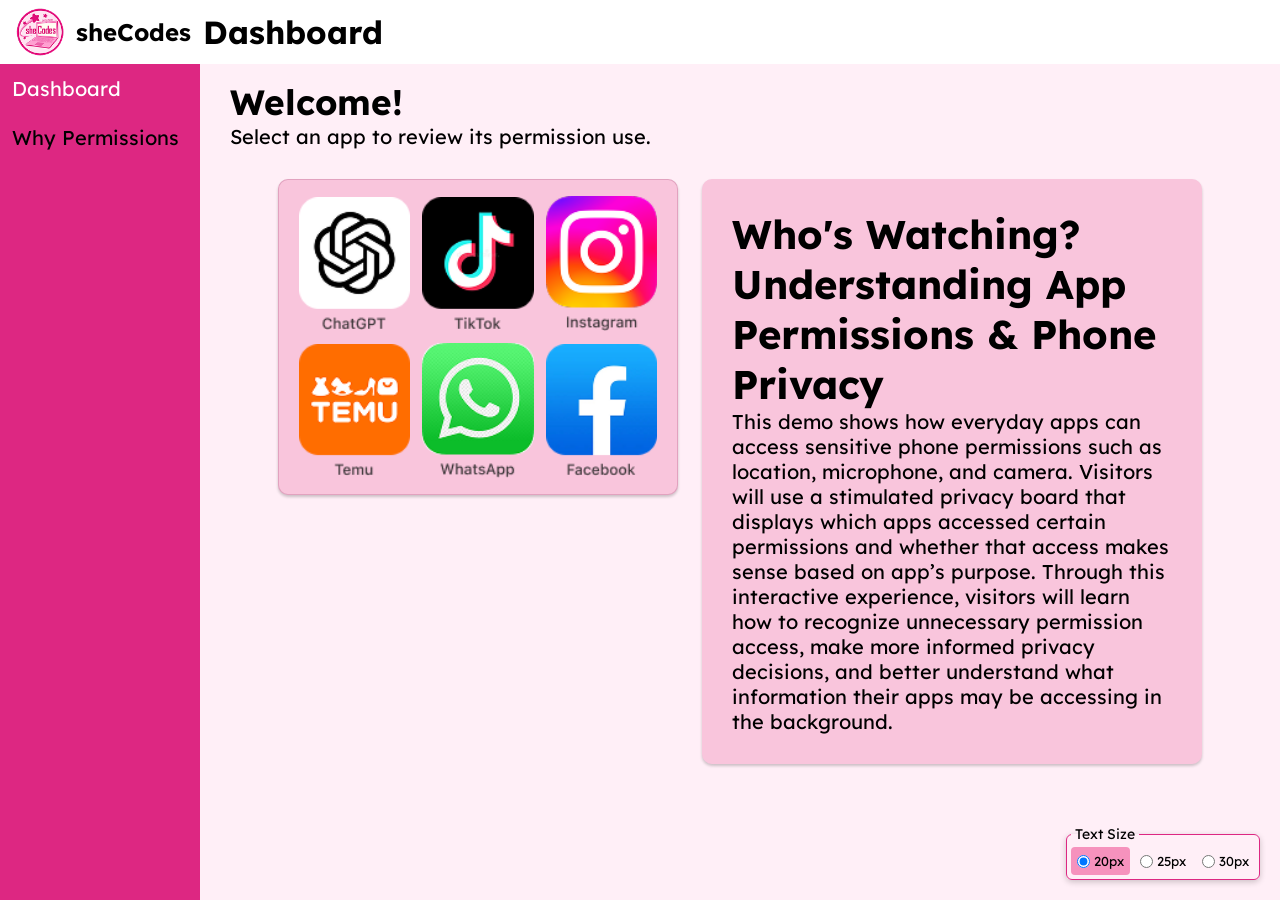
<file: index.html>
<!DOCTYPE html>
    <html lang="en">
        <head>
            <!-- head -->
            <meta charset="UTF-8">
            <meta name="viewport" content="width=device-width, initial-scale=1.0">
            <title>Dashboard</title>
            <link href="https://fonts.googleapis.com/css2?family=Lexend:wght@100..900&display=swap" rel="stylesheet"> <!--Lexend font link-->
            <link rel = "stylesheet" href = "styles.css" /> <!-- Our styling elements stored here-->
            <link rel = "icon" href = ".\assets\sheCodes26Icon.png"> <!--sheCodes logo icon-->
            <script src = "index.js" defer></script> <!--Our logic functions stored here-->
        </head>
        <body>
            <div class = "dashboard-layout">
                <!--Dashboard page header-->
                <div class = "header dashboard-header">
                    <div class = "fixed-header">
                        <img src = ".\assets\sheCodes26Icon.png" alt="sheCodes logo">
                        <h2>sheCodes</h2>
                        <h1>Dashboard</h1>
                    </div>
                    <!-- Navigation bar to switch between Dashboard and Why Permissions screens-->
                    <div class="navbar">
                        <ul>
                            <li><a href="./index.html" class = "active">Dashboard</a></li>
                            <li><a href="./whypermissions.html">Why Permissions</a></li>
                        </ul>
                    </div>
                   <h3>Welcome!</h3>
                    <p>Select an app to review its permission use.</p>
                </div>
                <div class="dashboard-content">
                    <!--container for all apps-->
                    <div class = "apps-container">
                        <img src = ".\assets\chatGPT.png" alt="ChatGPT" data-app="chatgpt" role="button" tabindex="0">
                        <img src = ".\assets\tiktok.png" alt="TikTok" data-app="tiktok" role="button" tabindex="0">
                        <img src = ".\assets\instagram.png" alt="Instagram" data-app="instagram" role="button" tabindex="0">
                        <img src = ".\assets\temu.png" alt="Temu" data-app="temu" role="button" tabindex="0">
                        <img src = ".\assets\whatsapp.png" alt="WhatsApp" data-app="whatsapp" role="button" tabindex="0">
                        <img src = ".\assets\facebook.png" alt="Facebook" data-app="facebook" role="button" tabindex="0">
                    </div>
                    <div class = "desc-container">
                        <img id="description-image" alt="" hidden>
                        <h1 id="description-title">Who's Watching? Understanding App Permissions &amp; Phone Privacy</h1>
                        <p id="description-text">This demo shows how everyday apps can access sensitive phone permissions 
                            such as location, microphone, and camera. Visitors 
                            will use a stimulated privacy board that displays which apps accessed certain 
                            permissions and whether that access makes sense 
                            based on app’s purpose. Through this interactive experience, visitors will learn 
                            how to recognize unnecessary permission access, make more informed privacy decisions, 
                            and better understand what information their apps may be accessing in the background.</p>
                        <!-- Revealed after an app is selected to open its details. -->
                        <button id="review-permissions-btn" type="button" hidden>Review Permissions</button>
                    </div>
                </div>
                
                <!-- Native dialog populated with the selected app's details. -->
                <dialog id="app-modal" aria-labelledby="modal-title">
                    <span class="permission-step">Permission 1 of 1</span>
                    <div class="modal-content">
                        <img id="modal-image" alt="">
                        <h2 id="modal-title"></h2>
                        <p id="modal-description"></p>
                    </div>
                    <form class="modal-actions" method="dialog">
                        <button type="submit" value="allow">Allow</button>
                        <button type="submit" value="deny">Don't Allow</button>
                    </form>
                </dialog>

                <!--chatgpt permission sequence (opened by Review Permissions when ChatGPT is selected)-->
                <!--always ask popup-->
                <dialog id="always-ask-popup" class="permission-popup">
                    <span class="permission-step">Permission 1 of 4</span>
                    <div class="modal-content">
                        <img src="./assets/chatGPT.png" alt="ChatGPT app icon">
                        <h2>ChatGPT would like to access the following: Always Ask</h2>
                        <p>ChatGPT asks before reading app information or making changes.</p>
                    </div>
                    <div class="modal-actions">
                        <button id="always-ask-allow-btn">Always Ask</button>
                        <button id="always-ask-dont-allow-btn">Don't Ask</button>
                    </div>
                </dialog>
                <!--allow read actions popup-->
                <dialog id="read-actions-popup" class="permission-popup">
                    <span class="permission-step">Permission 2 of 4</span>
                    <div class="modal-content">
                        <img src="./assets/chatGPT.png" alt="ChatGPT app icon">
                        <h2>ChatGPT would like to access the following: Allow Read Actions</h2>
                        <p>ChatGPT reads without asking but asks before making changes.</p>
                    </div>
                    <div class="modal-actions">
                        <button id="read-actions-allow-btn">Allow</button>
                        <button id="read-actions-dont-allow-btn">Don't Allow</button>
                    </div>
                </dialog>
                <!--allow low-risk actions popup-->
                <dialog id="low-risk-actions-popup" class="permission-popup">
                    <span class="permission-step">Permission 3 of 4</span>
                    <div class="modal-content">
                        <img src="./assets/chatGPT.png" alt="ChatGPT app icon">
                        <h2>ChatGPT would like to access the following: Allow Low-Risk Actions</h2>
                        <p>ChatGPT automatically approves low-risk actions. Higher-risk actions may need confirmation.</p>
                    </div>
                    <div class="modal-actions">
                        <button id="low-risk-actions-allow-btn">Allow</button>
                        <button id="low-risk-actions-dont-allow-btn">Don't Allow</button>
                    </div>
                </dialog>
                <!--allow all actions popup-->
                <dialog id="allow-all-actions-popup" class="permission-popup">
                    <span class="permission-step">Permission 4 of 4</span>
                    <div class="modal-content">
                        <img src="./assets/chatGPT.png" alt="ChatGPT app icon">
                        <h2>ChatGPT would like to access the following: Allow All Actions</h2>
                        <p>ChatGPT can perform supported actions without additional approval prompts.</p>
                    </div>
                    <div class="modal-actions">
                        <button id="allow-all-actions-allow-btn">Allow</button>
                        <button id="allow-all-actions-dont-allow-btn">Don't Allow</button>
                    </div>
                </dialog>

                <!--tiktok permission sequence (opened by Review Permissions when TikTok is selected)-->
                <!--face and voice popup-->
                <dialog id="tiktok-face-voice-popup" class="permission-popup">
                    <span class="permission-step">Permission 1 of 4</span>
                    <div class="modal-content">
                        <img src="./assets/tiktok.png" alt="TikTok app icon">
                        <h2>TikTok would like to access the following: Face and Voice</h2>
                        <p>TikTok analyzes face and voice information in your videos, photos, and LIVE videos to fit filters and create avatars.</p>
                    </div>
                    <div class="modal-actions">
                        <button id="tiktok-face-voice-allow-btn">Allow</button>
                        <button id="tiktok-face-voice-dont-allow-btn">Don't Allow</button>
                    </div>
                </dialog>
                <!--facial age estimation popup-->
                <dialog id="tiktok-age-estimation-popup" class="permission-popup">
                    <span class="permission-step">Permission 2 of 4</span>
                    <div class="modal-content">
                        <img src="./assets/tiktok.png" alt="TikTok app icon">
                        <h2>TikTok would like to access the following: Facial Age Estimation</h2>
                        <p>If you confirm your age with a selfie, a third-party service estimates your age from your face.</p>
                    </div>
                    <div class="modal-actions">
                        <button id="tiktok-age-estimation-allow-btn">Allow</button>
                        <button id="tiktok-age-estimation-dont-allow-btn">Don't Allow</button>
                    </div>
                </dialog>
                <!--location popup-->
                <dialog id="tiktok-location-popup" class="permission-popup">
                    <span class="permission-step">Permission 3 of 4</span>
                    <div class="modal-content">
                        <img src="./assets/tiktok.png" alt="TikTok app icon">
                        <h2>TikTok would like to access the following: Location</h2>
                        <p>TikTok uses your device's Location Services to recommend content, location tags, and ads.</p>
                    </div>
                    <div class="modal-actions">
                        <button id="tiktok-location-allow-btn">Allow</button>
                        <button id="tiktok-location-dont-allow-btn">Don't Allow</button>
                    </div>
                </dialog>
                <!--third-party apps popup-->
                <dialog id="tiktok-third-party-popup" class="permission-popup">
                    <span class="permission-step">Permission 4 of 4</span>
                    <div class="modal-content">
                        <img src="./assets/tiktok.png" alt="TikTok app icon">
                        <h2>TikTok would like to access the following: Third-Party Apps</h2>
                        <p>Apps you log in to with TikTok may get your profile picture, profile name, and public content.</p>
                    </div>
                    <div class="modal-actions">
                        <button id="tiktok-third-party-allow-btn">Allow</button>
                        <button id="tiktok-third-party-dont-allow-btn">Don't Allow</button>
                    </div>
                </dialog>

                <!--instagram permission sequence (opened by Review Permissions when Instagram is selected)-->
                <!--camera and camera roll popup-->
                <dialog id="instagram-camera-popup" class="permission-popup">
                    <span class="permission-step">Permission 1 of 4</span>
                    <div class="modal-content">
                        <img src="./assets/instagram.png" alt="Instagram app icon">
                        <h2>Instagram would like to access the following: Camera and Camera Roll</h2>
                        <p>Instagram collects content from your camera and camera roll, and uses camera information for masks, filters, avatars, and effects.</p>
                    </div>
                    <div class="modal-actions">
                        <button id="instagram-camera-allow-btn">Allow</button>
                        <button id="instagram-camera-dont-allow-btn">Don't Allow</button>
                    </div>
                </dialog>
                <!--microphone popup-->
                <dialog id="instagram-microphone-popup" class="permission-popup">
                    <span class="permission-step">Permission 2 of 4</span>
                    <div class="modal-content">
                        <img src="./assets/instagram.png" alt="Instagram app icon">
                        <h2>Instagram would like to access the following: Microphone (Voice Features)</h2>
                        <p>Instagram collects audio you create and content you provide through its voice-enabled features.</p>
                    </div>
                    <div class="modal-actions">
                        <button id="instagram-microphone-allow-btn">Allow</button>
                        <button id="instagram-microphone-dont-allow-btn">Don't Allow</button>
                    </div>
                </dialog>
                <!--activity status popup-->
                <dialog id="instagram-activity-status-popup" class="permission-popup">
                    <span class="permission-step">Permission 3 of 4</span>
                    <div class="modal-content">
                        <img src="./assets/instagram.png" alt="Instagram app icon">
                        <h2>Instagram would like to access the following: Activity Status</h2>
                        <p>Show other people when you're active on Instagram.</p>
                    </div>
                    <div class="modal-actions">
                        <button id="instagram-activity-status-allow-btn">Allow</button>
                        <button id="instagram-activity-status-dont-allow-btn">Don't Allow</button>
                    </div>
                </dialog>
                <!--share contact info with advertisers popup-->
                <dialog id="instagram-advertisers-popup" class="permission-popup">
                    <span class="permission-step">Permission 4 of 4</span>
                    <div class="modal-content">
                        <img src="./assets/instagram.png" alt="Instagram app icon">
                        <h2>Instagram would like to access the following: Share Contact Info with Advertisers</h2>
                        <p>Advertisers only receive information that identifies you, like your contact information, if you give permission.</p>
                    </div>
                    <div class="modal-actions">
                        <button id="instagram-advertisers-allow-btn">Allow</button>
                        <button id="instagram-advertisers-dont-allow-btn">Don't Allow</button>
                    </div>
                </dialog>

                <!--temu permission sequence (opened by Review Permissions when Temu is selected)-->
                <!--personal information and device data popup-->
                <dialog id="temu-personal-info-popup" class="permission-popup">
                    <span class="permission-step">Permission 1 of 2</span>
                    <div class="modal-content">
                        <img src="./assets/temu.png" alt="Temu app icon">
                        <h2>Temu would like to access the following: Personal Information and Device Data</h2>
                        <p>Temu collects information about you and your device, and receives information from its advertising partners.</p>
                    </div>
                    <div class="modal-actions">
                        <button id="temu-personal-info-allow-btn">Allow</button>
                        <button id="temu-personal-info-dont-allow-btn">Don't Allow</button>
                    </div>
                </dialog>
                <!--sign in with facebook or google popup-->
                <dialog id="temu-sign-in-popup" class="permission-popup">
                    <span class="permission-step">Permission 2 of 2</span>
                    <div class="modal-content">
                        <img src="./assets/temu.png" alt="Temu app icon">
                        <h2>Temu would like to access the following: Sign In with Facebook or Google</h2>
                        <p>Signing in with Facebook or Google shares your profile photo, user name, and email with Temu.</p>
                    </div>
                    <div class="modal-actions">
                        <button id="temu-sign-in-allow-btn">Allow</button>
                        <button id="temu-sign-in-dont-allow-btn">Don't Allow</button>
                    </div>
                </dialog>

                <!--whatsapp permission sequence (opened by Review Permissions when WhatsApp is selected)-->
                <!--photo and video popup-->
                <dialog id="whatsapp-photos-popup" class="permission-popup">
                    <span class="permission-step">Permission 1 of 1</span>
                    <div class="modal-content">
                        <img src="./assets/whatsapp.png" alt="WhatsApp app icon">
                        <h2>WhatsApp would like to access the following: Photo and Video</h2>
                        <p>WhatsApp would like to access your camera roll to share photos and videos.</p>
                    </div>
                    <div class="modal-actions">
                        <button id="whatsapp-photos-allow-btn">Allow</button>
                        <button id="whatsapp-photos-dont-allow-btn">Don't Allow</button>
                    </div>
                </dialog>

                <!--facebook permission sequence (opened by Review Permissions when Facebook is selected)-->
                <!--camera and camera roll popup-->
                <dialog id="facebook-camera-popup" class="permission-popup">
                    <span class="permission-step">Permission 1 of 4</span>
                    <div class="modal-content">
                        <img src="./assets/facebook.png" alt="Facebook app icon">
                        <h2>Facebook would like to access the following: Camera and Camera Roll</h2>
                        <p>Facebook collects content from your camera and camera roll, and uses camera information for masks, filters, avatars, and effects.</p>
                    </div>
                    <div class="modal-actions">
                        <button id="facebook-camera-allow-btn">Allow</button>
                        <button id="facebook-camera-dont-allow-btn">Don't Allow</button>
                    </div>
                </dialog>
                <!--microphone popup-->
                <dialog id="facebook-microphone-popup" class="permission-popup">
                    <span class="permission-step">Permission 2 of 4</span>
                    <div class="modal-content">
                        <img src="./assets/facebook.png" alt="Facebook app icon">
                        <h2>Facebook would like to access the following: Microphone (Voice Features)</h2>
                        <p>Facebook collects audio you create and content you provide through its voice-enabled features.</p>
                    </div>
                    <div class="modal-actions">
                        <button id="facebook-microphone-allow-btn">Allow</button>
                        <button id="facebook-microphone-dont-allow-btn">Don't Allow</button>
                    </div>
                </dialog>
                <!--activity status popup-->
                <dialog id="facebook-activity-status-popup" class="permission-popup">
                    <span class="permission-step">Permission 3 of 4</span>
                    <div class="modal-content">
                        <img src="./assets/facebook.png" alt="Facebook app icon">
                        <h2>Facebook would like to access the following: Activity Status</h2>
                        <p>Show other people when you're active on Facebook.</p>
                    </div>
                    <div class="modal-actions">
                        <button id="facebook-activity-status-allow-btn">Allow</button>
                        <button id="facebook-activity-status-dont-allow-btn">Don't Allow</button>
                    </div>
                </dialog>
                <!--share contact info with advertisers popup-->
                <dialog id="facebook-advertisers-popup" class="permission-popup">
                    <span class="permission-step">Permission 4 of 4</span>
                    <div class="modal-content">
                        <img src="./assets/facebook.png" alt="Facebook app icon">
                        <h2>Facebook would like to access the following: Share Contact Info with Advertisers</h2>
                        <p>Advertisers only receive information that identifies you, like your contact information, if you give permission.</p>
                    </div>
                    <div class="modal-actions">
                        <button id="facebook-advertisers-allow-btn">Allow</button>
                        <button id="facebook-advertisers-dont-allow-btn">Don't Allow</button>
                    </div>
                </dialog>

                <!--explanation screen (reused after every popup, JavaScript fills in the words)-->
                <dialog id="explain-popup" class="permission-popup">
                    <div class="modal-content">
                        <h2 id="explain-title"></h2>
                        <p id="explain-verdict"></p>
                        <p id="explain-text"></p>
                    </div>
                    <div class="modal-actions">
                        <button id="explain-next-btn">Next</button>
                    </div>
                </dialog>

            </div>
            <!-- to choose the permission-description font size. -->
            <fieldset class="description-size-picker">
                <legend>Text Size</legend>
                <label><input type="radio" name="description-size" value="20" checked>20px</label>
                <label><input type="radio" name="description-size" value="25">25px</label>
                <label><input type="radio" name="description-size" value="30">30px</label>
            </fieldset>
        </body>
    </html>
</file>
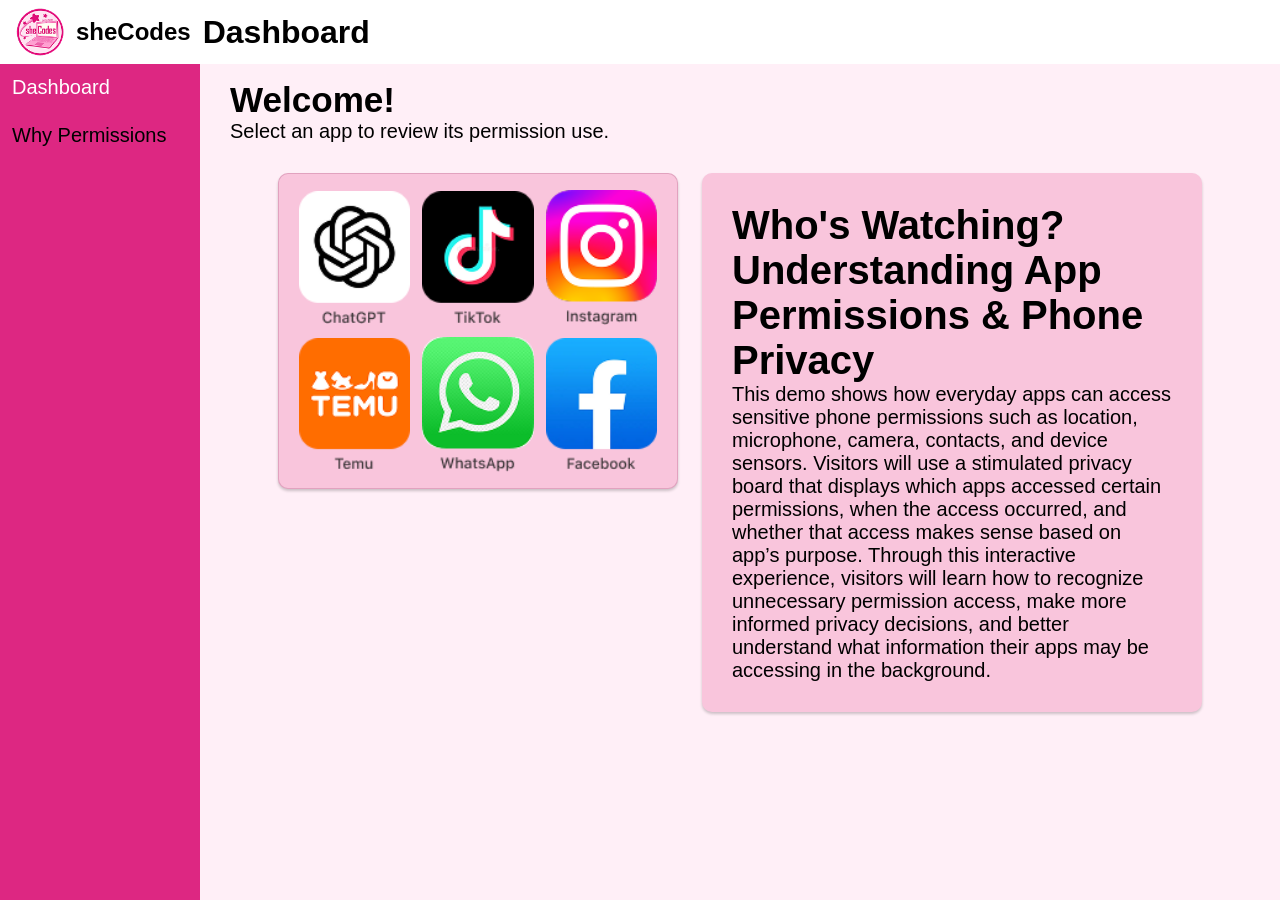
<file: dashboard.html>
<!DOCTYPE html>
    <html lang="en">
        <head>
            <!-- head -->
            <title>Dashboard</title>
            <link rel = "stylesheet" href = "styles.css" /> <!-- Our styling elements stored here-->
            <link rel = "icon" href = ""> <!--sheCodes logo here?-->
            <script src = "index.js" defer></script> <!--Our logic functions stored here-->
        </head>
        <body>
            <div class = "dashboard-layout">
                <!--Dashboard page header-->
                <div class = "header dashboard-header">
                    <div class = "fixed-header">
                        <img src = ".\assets\sheCodes26Icon.png" alt="sheCodes logo">
                        <h2>sheCodes</h2>
                        <h1>Dashboard</h1>
                    </div>
                    <!-- Navigation bar to switch between Dashboard and Why Permissions screens-->
                    <div class="navbar">
                        <ul>
                            <li><a href="./dashboard.html" class = "active">Dashboard</a></li>
                            <li><a href="./whypermissions.html">Why Permissions</a></li>
                        </ul>
                    </div>
                   <h3>Welcome!</h3>
                    <p>Select an app to review its permission use.</p>
                </div>
                <div class="dashboard-content">
                    <!--container for all apps-->
                    <div class = "apps-container">
                        <img src = ".\assets\chatGPT.png" alt="ChatGPT" data-app="chatgpt" role="button" tabindex="0">
                        <img src = ".\assets\tiktok.png" alt="TikTok" data-app="tiktok" role="button" tabindex="0">
                        <img src = ".\assets\instagram.png" alt="Instagram" data-app="instagram" role="button" tabindex="0">
                        <img src = ".\assets\temu.png" alt="Temu" data-app="temu" role="button" tabindex="0">
                        <img src = ".\assets\whatsapp.png" alt="WhatsApp" data-app="whatsapp" role="button" tabindex="0">
                        <img src = ".\assets\facebook.png" alt="Facebook" data-app="facebook" role="button" tabindex="0">
                    </div>
                    <div class = "desc-container">
                        <img id="description-image" alt="" hidden>
                        <h1 id="description-title">Who's Watching? Understanding App Permissions &amp; Phone Privacy</h1>
                        <p id="description-text">This demo shows how everyday apps can access sensitive phone permissions 
                            such as location, microphone, camera, contacts, and device sensors. Visitors 
                            will use a stimulated privacy board that displays which apps accessed certain 
                            permissions, when the access occurred, and whether that access makes sense 
                            based on app’s purpose. Through this interactive experience, visitors will learn 
                            how to recognize unnecessary permission access, make more informed privacy decisions, 
                            and better understand what information their apps may be accessing in the background.</p>
                        <!-- Revealed after an app is selected to open its details. -->
                        <button id="review-permissions-btn" type="button" hidden>Review Permissions</button>
                    </div>
                </div>
                
                <!-- Native dialog populated with the selected app's details. -->
                <dialog id="app-modal" aria-labelledby="modal-title">
                    <span class="permission-step">Permission 1 of 1</span>
                    <div class="modal-content">
                        <img id="modal-image" alt="">
                        <h2 id="modal-title"></h2>
                        <p id="modal-description"></p>
                    </div>
                    <form class="modal-actions" method="dialog">
                        <button type="submit" value="allow">Allow</button>
                        <button type="submit" value="deny">Don't Allow</button>
                    </form>
                </dialog>

                <!--chatgpt permission sequence (opened by Review Permissions when ChatGPT is selected)-->
                <!--always ask popup-->
                <dialog id="always-ask-popup" class="permission-popup">
                    <span class="permission-step">Permission 1 of 4</span>
                    <div class="modal-content">
                        <img src="./assets/chatGPT.png" alt="ChatGPT app icon">
                        <h2>ChatGPT would like to access the following: Always Ask</h2>
                        <p>ChatGPT asks before reading app information or making changes.</p>
                    </div>
                    <div class="modal-actions">
                        <button id="always-ask-allow-btn">Always Ask</button>
                        <button id="always-ask-dont-allow-btn">Don't Ask</button>
                    </div>
                </dialog>
                <!--allow read actions popup-->
                <dialog id="read-actions-popup" class="permission-popup">
                    <span class="permission-step">Permission 2 of 4</span>
                    <div class="modal-content">
                        <img src="./assets/chatGPT.png" alt="ChatGPT app icon">
                        <h2>ChatGPT would like to access the following: Allow Read Actions</h2>
                        <p>ChatGPT reads without asking but asks before making changes.</p>
                    </div>
                    <div class="modal-actions">
                        <button id="read-actions-allow-btn">Allow</button>
                        <button id="read-actions-dont-allow-btn">Don't Allow</button>
                    </div>
                </dialog>
                <!--allow low-risk actions popup-->
                <dialog id="low-risk-actions-popup" class="permission-popup">
                    <span class="permission-step">Permission 3 of 4</span>
                    <div class="modal-content">
                        <img src="./assets/chatGPT.png" alt="ChatGPT app icon">
                        <h2>ChatGPT would like to access the following: Allow Low-Risk Actions</h2>
                        <p>ChatGPT automatically approves low-risk actions. Higher-risk actions may need confirmation.</p>
                    </div>
                    <div class="modal-actions">
                        <button id="low-risk-actions-allow-btn">Allow</button>
                        <button id="low-risk-actions-dont-allow-btn">Don't Allow</button>
                    </div>
                </dialog>
                <!--allow all actions popup-->
                <dialog id="allow-all-actions-popup" class="permission-popup">
                    <span class="permission-step">Permission 4 of 4</span>
                    <div class="modal-content">
                        <img src="./assets/chatGPT.png" alt="ChatGPT app icon">
                        <h2>ChatGPT would like to access the following: Allow All Actions</h2>
                        <p>ChatGPT can perform supported actions without additional approval prompts.</p>
                    </div>
                    <div class="modal-actions">
                        <button id="allow-all-actions-allow-btn">Allow</button>
                        <button id="allow-all-actions-dont-allow-btn">Don't Allow</button>
                    </div>
                </dialog>
                <!--explanation screen (reused after every popup, JavaScript fills in the words)-->
                <dialog id="explain-popup" class="permission-popup">
                    <div class="modal-content">
                        <h2 id="explain-title"></h2>
                        <p id="explain-verdict"></p>
                        <p id="explain-text"></p>
                    </div>
                    <div class="modal-actions">
                        <button id="explain-next-btn">Next</button>
                    </div>
                </dialog>

            </div>
        </body>
    </html>
</file>
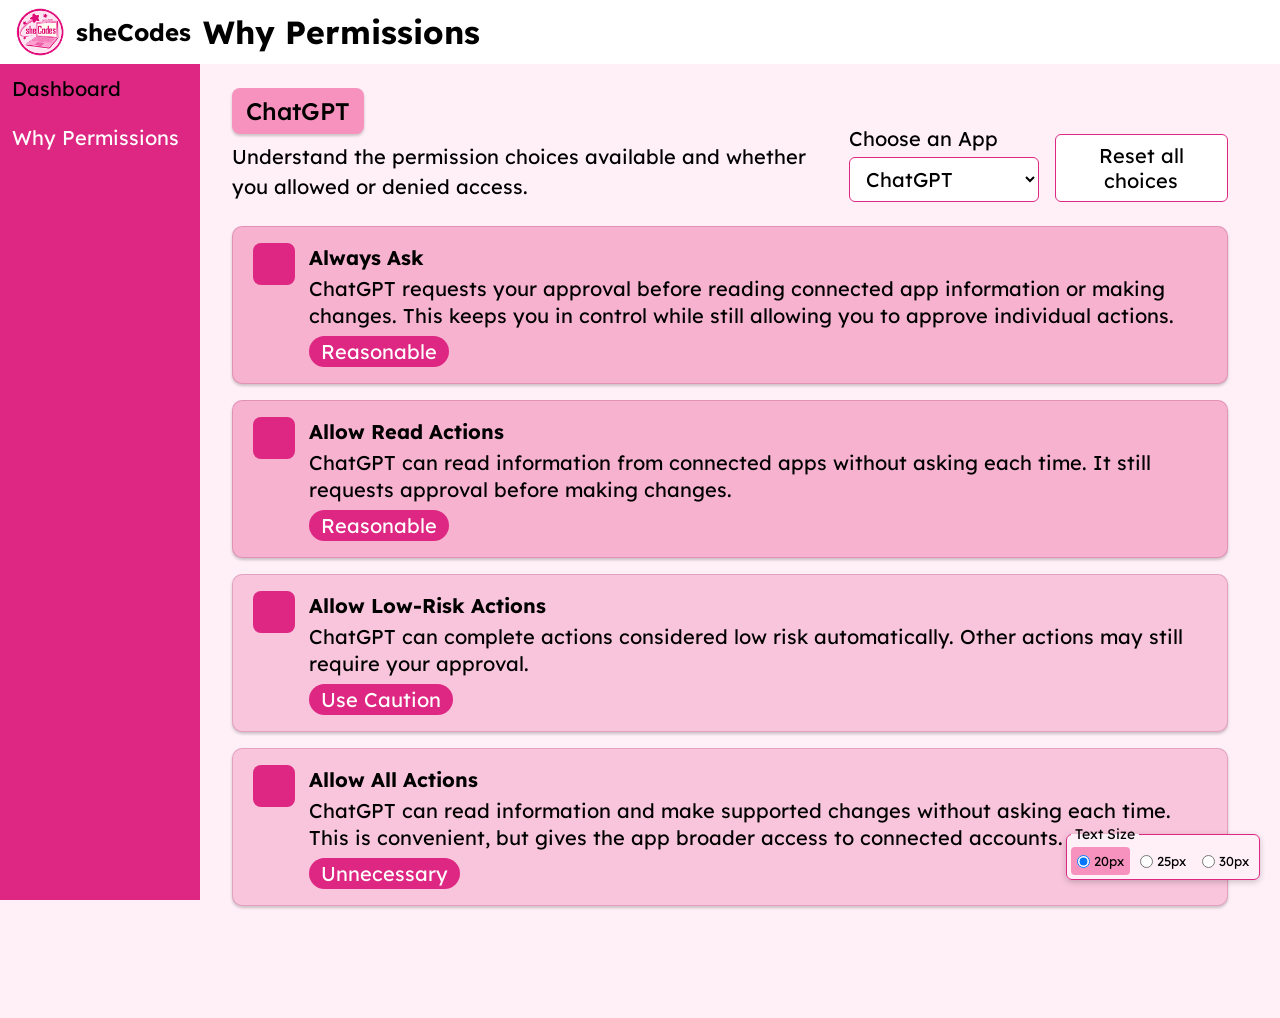
<file: whypermissions.html>
<!DOCTYPE html>
<html lang="en">
	<head>
		<meta charset="UTF-8">
		<meta name="viewport" content="width=device-width, initial-scale=1.0">
		<title>Why Permissions | sheCodes</title>
		<link href="https://fonts.googleapis.com/css2?family=Lexend:wght@100..900&display=swap" rel="stylesheet"> <!--Lexend font link-->
        <link rel = "icon" href = ".\assets\sheCodes26Icon.png"> <!--sheCodes logo icon-->		
		<link rel="stylesheet" href="styles.css">
		<script src="index.js" defer></script>
	</head>
	<body class="why-permissions-page">
		<header class="fixed-header">
			<img src="./assets/sheCodes26Icon.png" alt="sheCodes logo">
			<h2>sheCodes</h2>
			<h1>Why Permissions</h1>
		</header>

		<nav class="navbar" aria-label="Main navigation">
			<ul>
				<li><a href="./index.html">Dashboard</a></li>
				<li><a href="./whypermissions.html" class="active" aria-current="page">Why Permissions</a></li>
			</ul>
		</nav>

		<main class="why-permissions-content">
			<header class="permission-heading">
				<div class="permission-heading-copy">
					<h2 id="selected-app-name">ChatGPT</h2>
					<p>Understand the permission choices available and whether you allowed or denied access.</p>
				</div>
				<div class="permission-controls">
					<!-- Selects which app's permission cards are displayed. -->
					<div class="permission-app-picker">
						<label for="permission-app-select">Choose an App</label>
						<select id="permission-app-select">
							<option value="chatgpt">ChatGPT</option>
							<option value="tiktok">TikTok</option>
							<option value="instagram">Instagram</option>
							<option value="temu">Temu</option>
							<option value="whatsapp">WhatsApp</option>
							<option value="facebook">Facebook</option>
						</select>
					</div>
					<button id="reset-permission-choices" type="button">Reset all choices</button>
				</div>
			</header>

			<!-- Filled with the selected app's permission records by index.js. -->
			<section class="permission-options" id="permission-options" aria-label="ChatGPT permission levels"></section>
		</main>

        <!-- to choose the permission-description font size. -->
		<fieldset class="description-size-picker">
			<legend>Text Size</legend>
			<label><input type="radio" name="description-size" value="20" checked>20px</label>
			<label><input type="radio" name="description-size" value="25">25px</label>
			<label><input type="radio" name="description-size" value="30">30px</label>
		</fieldset>
	</body>
</html>
</file>
<file: styles.css>
:root {
    --font-family: "Lexend", sans-serif;
}

* {
    margin: 0;
    padding: 0;
    box-sizing: border-box;
}

body {
    background: #FFEFF7;
    overflow-x: hidden;
    font-family: var(--font-family);
}

p {
    font-size: 20px;
}
/* dashboard */
.dashboard-layout {
    display: flex;
    flex-direction: column;
}

/* keeps dashboard paragraph content text in sync with the selected text size. */
.dashboard-layout :is(p, a, button, span) {
    font-size: var(--permission-description-size, 20px);
}

.dashboard-layout .permission-step {
    font-size: 20px;
}

.dashboard-content {
    display: flex;
    align-items: flex-start;
    justify-content: center;
    gap: 24px;
    width: 100%;
    padding: 0 24px;
}

/* navbar src = https://www.w3schools.com/howto/howto_css_vertical_menu.asp */
.navbar {
    width: 200px;
    flex: 0 0 200px;
}

.navbar ul {
    list-style: none;
}

.navbar a {
    background: #dd2782;
    font-size: 20px;
    color: black;
    display: block;
    padding: 12px;
    text-decoration: none;
}

.navbar a:hover {
    background-color:#f692bd;
}

.navbar a.active {
    background: #dd2782;
    color: white;
}

/*header styles*/
.fixed-header {
    position: fixed;
    top: 0;
    left: 0;
    z-index: 10;
    display: flex;
    justify-content: flex-start;
    align-items: center;
    gap: 12px;
    width: 100%;
    height: 64px;
    padding: 8px 16px;
    background: #FFEFF7;
    color: black;
    font-size: 16px;
    background: white;
}

.fixed-header img {
    width: 48px;
    height: 48px;
    flex: 0 0 48px;
    object-fit: contain;
}

.header {
    padding: 30px;
    text-align: center;
    background: #FFEFF7;
    color: black;
    font-size: 30px;
}

.dashboard-header {
    padding-top: 80px;
}

.dashboard-layout > .header .navbar,
.why-permissions-page .navbar {
    position: fixed;
    top: 64px;
    bottom: 0;
    left: 0;
    z-index: 5;
    width: 200px;
    overflow-y: auto;
    background: #dd2782;
}

.dashboard-layout > .header .navbar {
    flex-basis: 200px;
}

.dashboard-layout > .header .navbar a,
.why-permissions-page .navbar a {
    min-height: 48px;
}

.dashboard-layout > .header {
    padding-left: 230px;
    text-align: left;
}

.dashboard-layout > .dashboard-content {
    width: calc(100% - 200px);
    margin-left: 200px;
}

/*app container styles*/
.apps-container {
    box-sizing: border-box;
    flex: 0 1 400px;
    width: 100%;
    max-width: 400px;
    min-height: 300px;
    display: grid;
    grid-template-columns: repeat(3, minmax(0, 1fr));
    align-items: center;
    display: grid;
    gap: 12px;
    min-height: 112px;
    padding: 16px 20px;
    border: 1px solid rgba(133, 20, 77, 0.2);
    border-radius: 10px;
    background: #f9c5dc;
    box-shadow: 0 2px 3px rgba(0, 0, 0, 0.2);
}

.apps-container img {
    width: 100%;
    height: auto;
    transition: filter 150ms ease, transform 150ms ease;
    cursor: pointer;
}

.apps-container img:focus-visible {
    outline: 3px solid #7d1748;
    outline-offset: 3px;
    border-radius: 8px;
}

.apps-container img:hover {
    filter: brightness(1.15);
    transform: scale(1.05);
}

/*description container styles*/
.desc-container {
    box-sizing: border-box;
    flex: 0 1 500px;
    width: 100%;
    max-width: 500px;
    min-height: 500px;
    display: row;
    gap: 30px;
    padding: 30px;
    background: #f692bd;   
    border: solid 0px;
    border-radius: 20px;
    font-size: 20px;
    box-shadow: 2px 2px 5px rgba(0, 0, 0, 0.5);
    gap: 12px;
    border-radius: 10px;
    background: #f9c5dc;
    box-shadow: 0 2px 3px rgba(0, 0, 0, 0.2);
}

.desc-container img {
    display: block;
    width: min(100%, 180px);
    height: auto;
    margin: 0 auto 20px;
    object-fit: contain;
}

.desc-container img[hidden] {
    display: none;
}

/* Style the app review controls and responsive modal */
#review-permissions-btn {
    margin-top: 20px;
    padding: 10px 16px;
    border: 0;
    border-radius: 6px;
    background: #dd2782;
    color: white;
    font: inherit;
    font-size: var(--permission-description-size, 20px);
    cursor: pointer;
}

#review-permissions-btn:hover {
    background: #b91f6d;
}

#app-modal {
    position: relative;
    width: min(90vw, 480px);
    margin: auto;
    padding: 0;
    border: 0;
    border-radius: 24px;
    background: white;
    color: black;
    overflow: hidden;
}

.modal-content {
    padding: 28px 36px 32px;
    text-align: center;
}

#modal-image {
    display: block;
    width: 96px;
    height: 96px;
    margin: 0 auto 16px;
    object-fit: contain;
}

#app-modal p {
    margin-top: 12px;
}

#app-modal::backdrop {
    background: rgba(0, 0, 0, 0.5);
}

.modal-actions {
    display: grid;
    grid-template-columns: 1fr 1fr;
    border-top: 1px solid #aaa;
}

.modal-actions button {
    min-height: 64px;
    padding: 12px;
    border: 0;
    background: transparent;
    color: black;
    font: inherit;
    font-size: 20px;
    cursor: pointer;
}

.modal-actions button + button {
    border-left: 1px solid #aaa;
}

.modal-actions button:hover {
    background: #f3f3f3;
}

/* why permissions page */
.why-permissions-page {
    min-height: 100vh;
    padding-top: 64px;
}

.why-permissions-content {
    width: min(100% - 200px, 1060px);
    margin: 0 0 0 200px;
    padding: 24px 32px 112px;
}

.permission-heading {
    display: flex;
    align-items: flex-end;
    justify-content: space-between;
    gap: 24px;
    margin-bottom: 24px;
}

.permission-heading h2 {
    display: inline-block;
    margin-bottom: 8px;
    padding: 8px 14px;
    border-radius: 8px;
    background: #f692bd;
    box-shadow: 0 2px 3px rgba(0, 0, 0, 0.2);
    font-size: 24px;
    font-weight: 500;
}

.permission-heading p {
    max-width: 620px;
    font-size: var(--permission-description-size, 20px);
    line-height: 1.5;
}

/* Style the app selector and the permission cards it controls. */
.permission-app-picker {
    display: grid;
    gap: 6px;
    min-width: 190px;
}

.permission-controls {
    display: flex;
    align-items: flex-end;
    gap: 16px;
}

.permission-app-picker label {
    font-size: var(--permission-description-size, 20px);
}

.permission-app-picker select {
    width: 100%;
    min-height: 42px;
    padding: 8px 32px 8px 12px;
    border: 1px solid #dd2782;
    border-radius: 6px;
    background: white;
    color: black;
    font: inherit;
    font-size: var(--permission-description-size, 20px);
}

.permission-app-picker option {
    font-size: var(--permission-description-size, 20px);
}

#reset-permission-choices {
    min-height: 42px;
    padding: 8px 12px;
    border: 1px solid #dd2782;
    border-radius: 6px;
    background: white;
    color: black;
    font: inherit;
    font-size: var(--permission-description-size, 20px);
    cursor: pointer;
}

#reset-permission-choices:hover {
    background: #f9c5dc;
}

#reset-permission-choices:focus-visible {
    outline: 3px solid #7d1748;
    outline-offset: 2px;
}

/* Style the 20px, 25px, and 30px description-size choices. */
.description-size-picker {
    position: fixed;
    right: 20px;
    bottom: 20px;
    z-index: 20;
    display: flex;
    align-items: center;
    gap: 4px;
    min-height: 42px;
    max-width: calc(100vw - 24px);
    padding: 4px;
    border: 1px solid #dd2782;
    border-radius: 6px;
    background: #FFEFF7;
    box-shadow: 0 2px 6px rgba(0, 0, 0, 0.2);
}

.description-size-picker legend {
    padding: 0 4px;
    font-size: 14px;
}

.description-size-picker label {
    display: inline-flex;
    align-items: center;
    gap: 4px;
    padding: 6px;
    border-radius: 4px;
    font-size: 13px;
    cursor: pointer;
}

.description-size-picker label:has(input:checked) {
    background: #f692bd;
}

.permission-options {
    display: grid;
    gap: 16px;
}

.permission-option {
    display: grid;
    grid-template-columns: 44px minmax(0, 1fr);
    align-items: start;
    gap: 12px;
    min-height: 112px;
    padding: 16px 20px;
    border: 1px solid rgba(133, 20, 77, 0.2);
    border-radius: 10px;
    background: #f9c5dc;
    box-shadow: 0 2px 3px rgba(0, 0, 0, 0.2);
}

.recommended-option {
    background: #f7b2d0;
}

.permission-mark {
    width: 42px;
    height: 42px;
    border-radius: 8px;
    background: #dd2782;
}

.permission-copy h3 {
    margin: 2px 0 5px;
    font-size: var(--permission-description-size, 20px);
}

/* Use the size selected for the permission descriptions. */
.permission-copy p {
    font-size: var(--permission-description-size, 20px);
    line-height: 1.35;
}

.permission-label {
    display: inline-block;
    margin-top: 7px;
    padding: 3px 12px;
    border-radius: 999px;
    background: #dd2782;
    color: white;
    font-size: var(--permission-description-size, 20px);
}

@media (max-width: 700px) {
    .fixed-header {
        gap: 8px;
        height: 60px;
        padding: 8px 12px;
    }

    .fixed-header img {
        width: 40px;
        height: 40px;
        flex-basis: 40px;
    }

    .fixed-header h1,
    .fixed-header h2 {
        font-size: clamp(15px, 4.5vw, 20px);
    }

    .dashboard-layout > .header {
        padding: 76px 16px 20px;
        text-align: center;
        font-size: 24px;
    }

    .dashboard-layout > .header h3 {
        font-size: clamp(24px, 7vw, 32px);
    }

    .dashboard-layout > .header p {
        font-size: 16px;
        line-height: 1.5;
    }

    .dashboard-content {
        flex-direction: column;
        align-items: center;
        gap: 16px;
        padding: 0 16px;
    }

    .dashboard-layout > .header .navbar,
    .why-permissions-page .navbar {
        position: static;
        flex-basis: auto;
        width: 100%;
        overflow: visible;
    }

    .dashboard-layout > .header .navbar {
        width: calc(100% + 32px);
        margin: 20px -16px 0;
    }

    .dashboard-layout > .header .navbar ul {
        display: flex;
    }

    .dashboard-layout > .header .navbar li {
        flex: 1;
    }

    .dashboard-layout > .header .navbar a {
        display: flex;
        min-height: 52px;
        align-items: center;
        justify-content: center;
        padding: 10px 8px;
        font-size: 16px;
    }

    .dashboard-layout > .dashboard-content {
        width: 100%;
        margin-left: 0;
    }

    .apps-container {
        flex: none;
        width: 100%;
        max-width: 420px;
        min-height: 0;
        gap: 8px;
        padding: 12px;
    }

    .apps-container img {
        padding: 4px;
    }

    .desc-container {
        flex: none;
        width: 100%;
        max-width: 640px;
        min-height: 0;
        padding: 20px;
    }

    .desc-container h1 {
        font-size: clamp(22px, 6vw, 28px);
        line-height: 1.2;
    }

    .desc-container p {
        font-size: 16px;
        line-height: 1.5;
    }

    .navbar {
        width: min(100%, 400px);
        flex-basis: auto;
    }

    .why-permissions-content {
        width: 100%;
        margin: 0;
        padding: 24px 16px 112px;
    }

    .permission-option {
        grid-template-columns: 36px minmax(0, 1fr);
        gap: 10px;
        padding: 14px;
    }

    .permission-heading {
        align-items: stretch;
        flex-direction: column;
        gap: 16px;
    }

    .permission-controls {
        align-items: stretch;
        flex-direction: column;
    }

    .permission-app-picker {
        min-width: 0;
    }

    .permission-mark {
        width: 34px;
        height: 34px;
    }
}

/* chatgpt permission sequence: matches the #app-modal styles above */
.permission-popup {
    position: relative;
    width: min(90vw, 480px);
    margin: auto;
    padding: 0;
    border: 0;
    border-radius: 24px;
    background: white;
    color: black;
    overflow: hidden;
}

.permission-step {
    position: absolute;
    top: 14px;
    right: 16px;
    color: #555;
    font-size: 14px;
    line-height: 1.4;
}

.permission-popup .modal-content img {
    display: block;
    width: 96px;
    height: 96px;
    margin: 0 auto 16px;
    object-fit: contain;
}

.permission-popup p {
    margin-top: 12px;
}

.permission-popup::backdrop {
    background: rgba(0, 0, 0, 0.5);
}

/* the explanation screen has one button, so it takes the full width */
#explain-popup .modal-actions {
    grid-template-columns: 1fr;
}

#explain-title,
#explain-verdict {
    font-size: var(--permission-description-size, 20px);
}

/* "Recommended" / "Optional" in sheCodes pink */
#explain-verdict {
    color: #dd2782;
    font-weight: bold;
}

/* recommended / optional tag, next to the permission name */
.permission-copy h3 .permission-label {
    margin: 0 0 0 8px;
    font-weight: normal;
    vertical-align: middle;
}

/* allowed / not allowed tag, next to the recommended / optional tag */
.choice-label {
    display: inline-block;
    margin-top: 7px;
    margin-left: 6px;
    padding: 3px 12px;
    border: 1px solid #c9c9c9;
    border-radius: 999px;
    background: #ececec;
    color: #444;
    font-size: var(--permission-description-size, 20px);
}

.choice-allowed {
    border-color: #f0a6cb;
    background: #ffe3f1;
    color: #8a1550;
}
</file>
